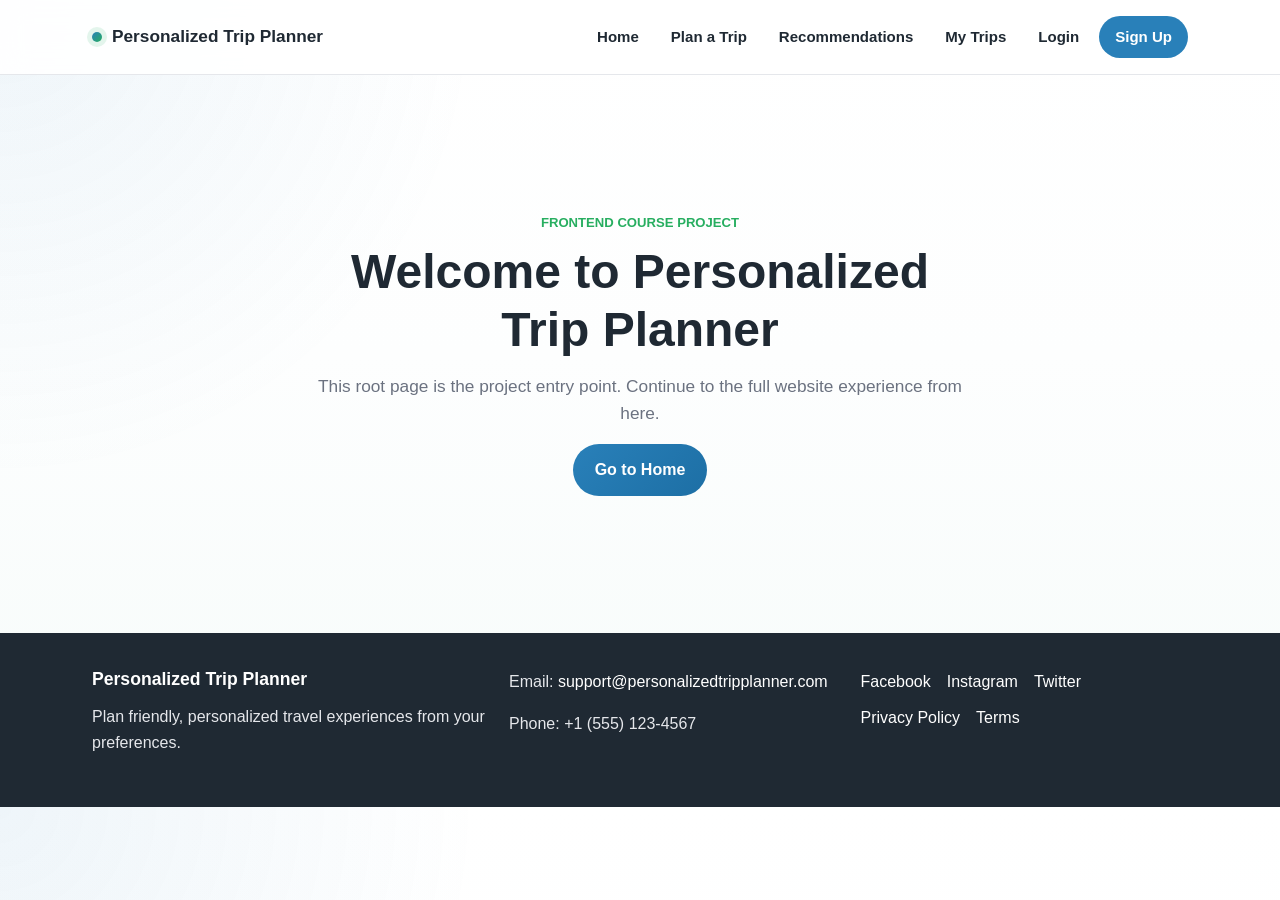
<file: index.html>
<!DOCTYPE html>
<html lang="en">
<head>
  <meta charset="UTF-8">
  <meta name="viewport" content="width=device-width, initial-scale=1.0">
  <title>Personalized Trip Planner | Welcome</title>
  <link rel="stylesheet" href="css/style.css">
  <script src="js/storage.js"></script>
  <script src="js/main.js" defer></script>
</head>
<body>
  <header class="site-header">
    <div class="container header-content">
      <a class="site-logo" href="pages/home.html">Personalized Trip Planner</a>
      <button class="nav-toggle" type="button" aria-expanded="false" aria-controls="primary-nav">
        Menu
      </button>
      <nav class="site-nav" id="primary-nav" aria-label="Main navigation">
        <ul>
          <li><a href="pages/home.html">Home</a></li>
          <li><a href="pages/preferences.html">Plan a Trip</a></li>
          <li><a href="pages/recommendations.html">Recommendations</a></li>
          <li><a href="pages/my-trips.html">My Trips</a></li>
          <li><a href="pages/login.html">Login</a></li>
          <li><a class="nav-cta" href="pages/signup.html">Sign Up</a></li>
        </ul>
      </nav>
    </div>
  </header>

  <main>
    <section class="section entry-section">
      <div class="container narrow-container">
        <p class="section-label">Frontend course project</p>
        <h1>Welcome to Personalized Trip Planner</h1>
        <p class="lead-text">This root page is the project entry point. Continue to the full website experience from here.</p>
        <a class="btn btn-primary" href="pages/home.html">Go to Home</a>
      </div>
    </section>
  </main>

  <footer class="site-footer">
    <div class="container footer-grid">
      <div>
        <h2>Personalized Trip Planner</h2>
        <p>Plan friendly, personalized travel experiences from your preferences.</p>
      </div>
      <address class="footer-contact">
        <p>Email: <a href="mailto:support@personalizedtripplanner.com">support@personalizedtripplanner.com</a></p>
        <p>Phone: +1 (555) 123-4567</p>
      </address>
      <div class="footer-links">
        <a href="#">Facebook</a>
        <a href="#">Instagram</a>
        <a href="#">Twitter</a>
        <a href="#">Privacy Policy</a>
        <a href="#">Terms</a>
      </div>
    </div>
  </footer>
</body>
</html>
</file>
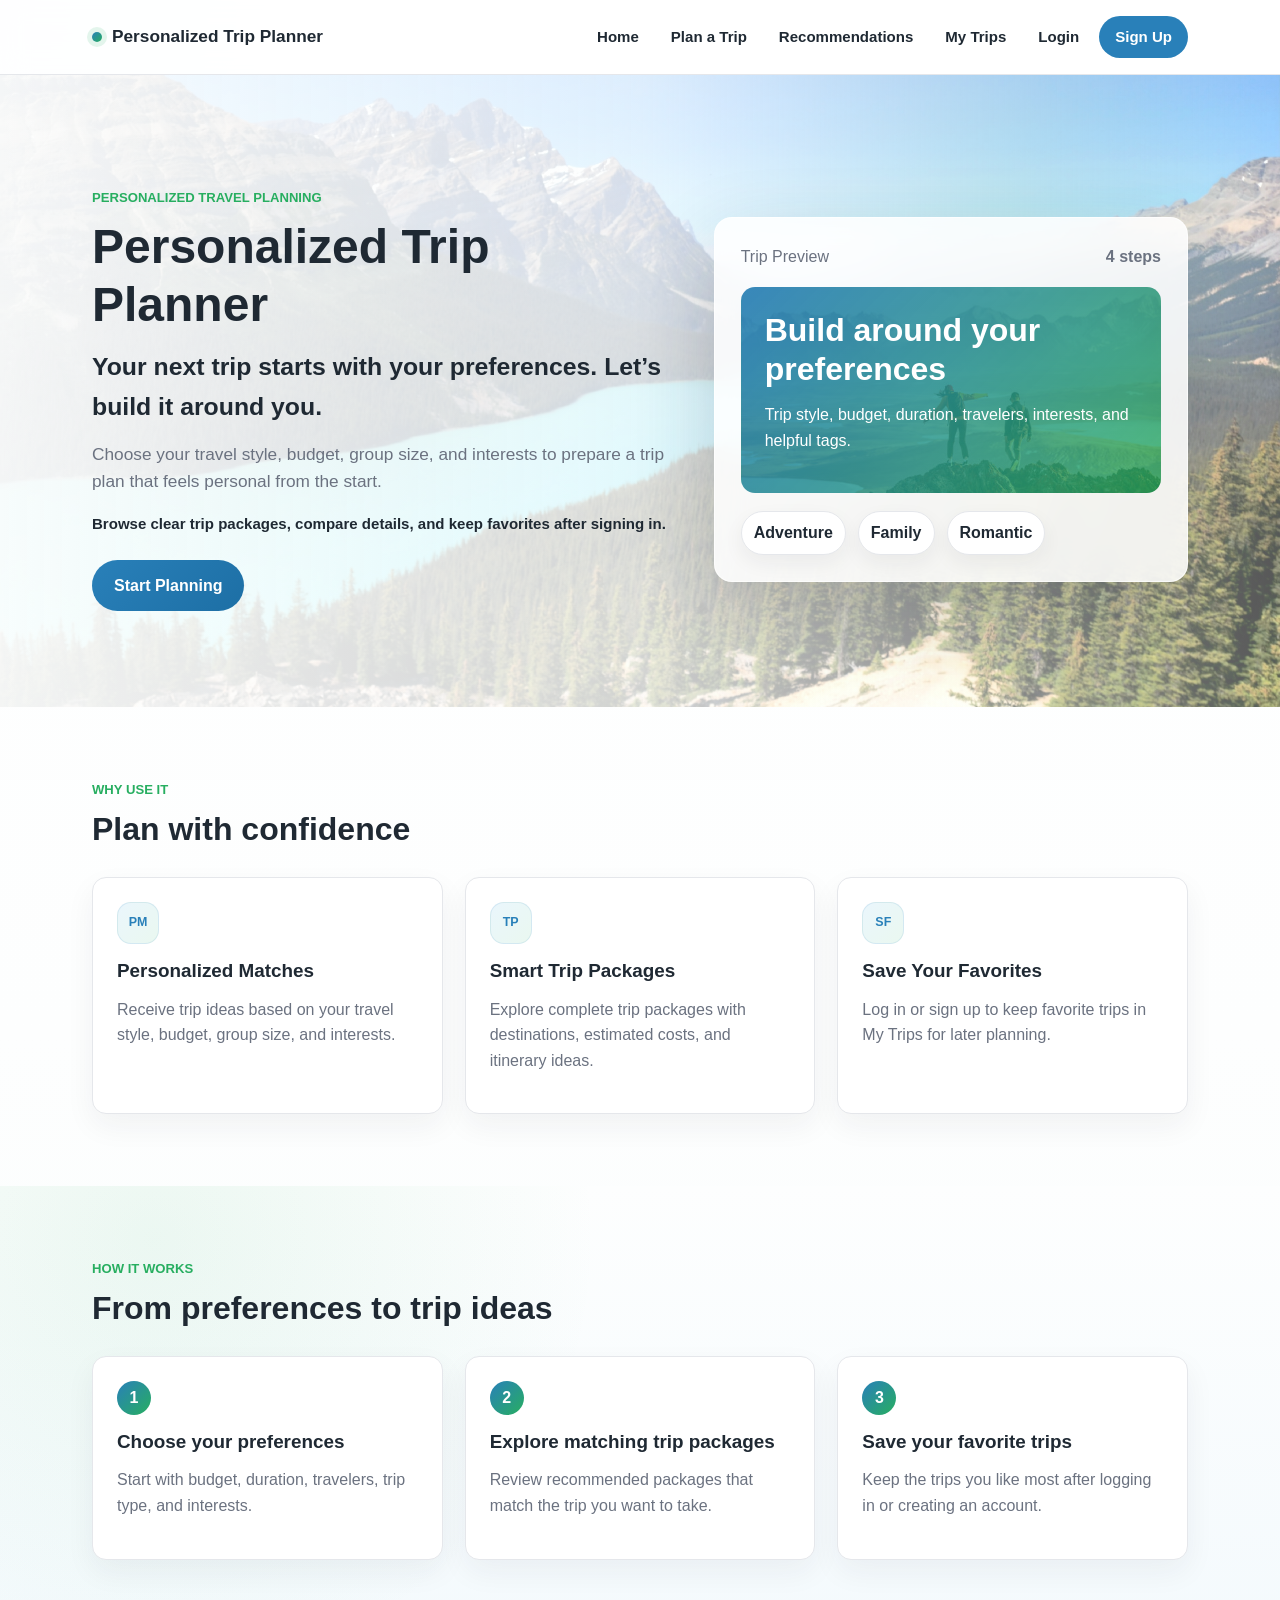
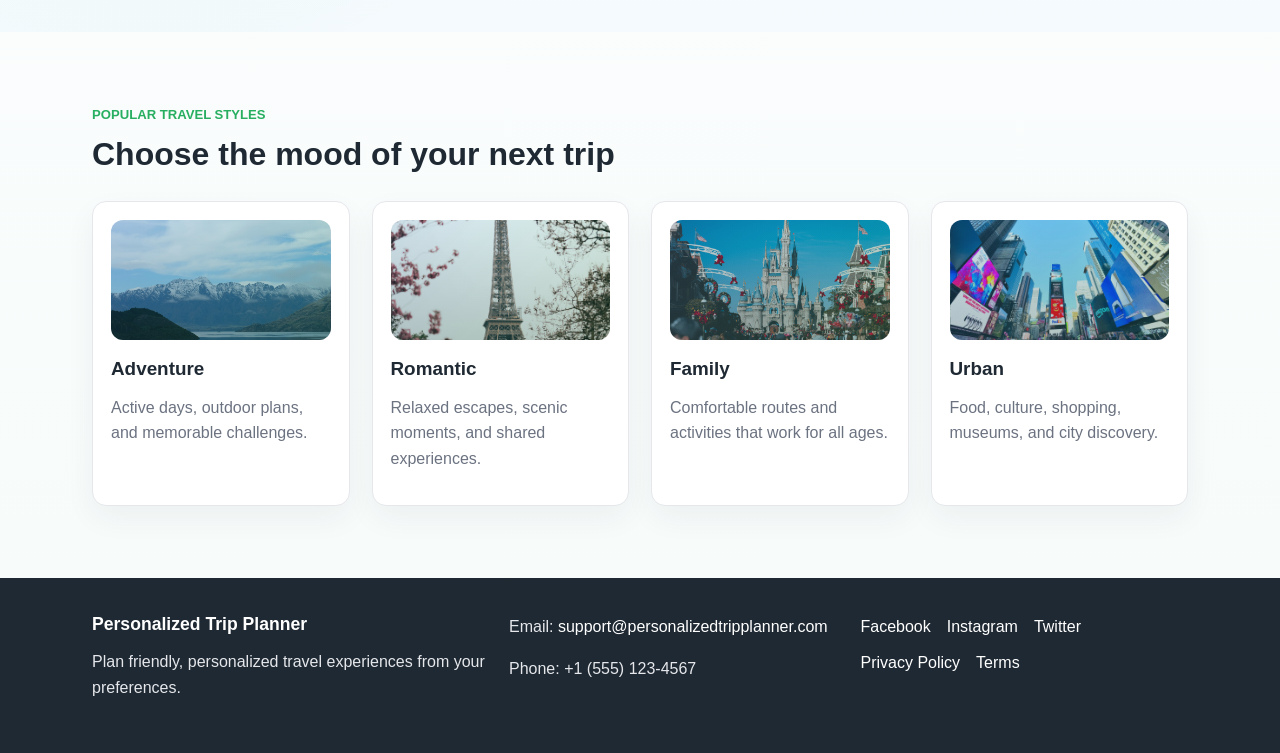
<file: pages/home.html>
<!DOCTYPE html>
<html lang="en">
<head>
  <meta charset="UTF-8">
  <meta name="viewport" content="width=device-width, initial-scale=1.0">
  <title>Personalized Trip Planner | Home</title>
  <link rel="stylesheet" href="../css/style.css">
  <script src="../js/storage.js"></script>
  <script src="../js/main.js" defer></script>
</head>
<body>
  <header class="site-header">
    <div class="container header-content">
      <a class="site-logo" href="home.html">Personalized Trip Planner</a>
      <button class="nav-toggle" type="button" aria-expanded="false" aria-controls="primary-nav">
        Menu
      </button>
      <nav class="site-nav" id="primary-nav" aria-label="Main navigation">
        <ul>
          <li><a href="home.html">Home</a></li>
          <li><a href="preferences.html">Plan a Trip</a></li>
          <li><a href="recommendations.html">Recommendations</a></li>
          <li><a href="my-trips.html">My Trips</a></li>
          <li><a href="login.html">Login</a></li>
          <li><a class="nav-cta" href="signup.html">Sign Up</a></li>
        </ul>
      </nav>
    </div>
  </header>

  <main>
    <section class="hero">
      <div class="container hero-grid">
        <div class="hero-content">
          <p class="section-label">Personalized travel planning</p>
          <h1>Personalized Trip Planner</h1>
          <p class="hero-message">Your next trip starts with your preferences. Let&rsquo;s build it around you.</p>
          <p class="lead-text">Choose your travel style, budget, group size, and interests to prepare a trip plan that feels personal from the start.</p>
          <p class="hero-trust-line">Browse clear trip packages, compare details, and keep favorites after signing in.</p>
          <a class="btn btn-primary" href="preferences.html">Start Planning</a>
        </div>
        <div class="hero-panel" aria-label="Trip planning preview">
          <div class="hero-panel-top">
            <span>Trip Preview</span>
            <strong>4 steps</strong>
          </div>
          <div class="hero-card">
            <h2>Build around your preferences</h2>
            <p>Trip style, budget, duration, travelers, interests, and helpful tags.</p>
          </div>
          <div class="mini-card-row">
            <span>Adventure</span>
            <span>Family</span>
            <span>Romantic</span>
          </div>
        </div>
      </div>
    </section>

    <section class="section">
      <div class="container">
        <div class="section-heading">
          <p class="section-label">Why use it</p>
          <h2>Plan with confidence</h2>
        </div>
        <div class="grid three-column-grid">
          <article class="card">
            <span class="feature-icon" aria-hidden="true">PM</span>
            <h3>Personalized Matches</h3>
            <p>Receive trip ideas based on your travel style, budget, group size, and interests.</p>
          </article>
          <article class="card">
            <span class="feature-icon" aria-hidden="true">TP</span>
            <h3>Smart Trip Packages</h3>
            <p>Explore complete trip packages with destinations, estimated costs, and itinerary ideas.</p>
          </article>
          <article class="card">
            <span class="feature-icon" aria-hidden="true">SF</span>
            <h3>Save Your Favorites</h3>
            <p>Log in or sign up to keep favorite trips in My Trips for later planning.</p>
          </article>
        </div>
      </div>
    </section>

    <section class="section soft-section">
      <div class="container">
        <div class="section-heading">
          <p class="section-label">How it works</p>
          <h2>From preferences to trip ideas</h2>
        </div>
        <div class="grid three-column-grid">
          <article class="step-card">
            <span class="step-number">1</span>
            <h3>Choose your preferences</h3>
            <p>Start with budget, duration, travelers, trip type, and interests.</p>
          </article>
          <article class="step-card">
            <span class="step-number">2</span>
            <h3>Explore matching trip packages</h3>
            <p>Review recommended packages that match the trip you want to take.</p>
          </article>
          <article class="step-card">
            <span class="step-number">3</span>
            <h3>Save your favorite trips</h3>
            <p>Keep the trips you like most after logging in or creating an account.</p>
          </article>
        </div>
      </div>
    </section>

    <section class="section">
      <div class="container">
        <div class="section-heading">
          <p class="section-label">Popular travel styles</p>
          <h2>Choose the mood of your next trip</h2>
        </div>
        <div class="grid four-column-grid">
          <article class="travel-style-card">
            <div class="travel-style-visual adventure-style" aria-hidden="true"></div>
            <h3>Adventure</h3>
            <p>Active days, outdoor plans, and memorable challenges.</p>
          </article>
          <article class="travel-style-card">
            <div class="travel-style-visual romantic-style" aria-hidden="true"></div>
            <h3>Romantic</h3>
            <p>Relaxed escapes, scenic moments, and shared experiences.</p>
          </article>
          <article class="travel-style-card">
            <div class="travel-style-visual family-style" aria-hidden="true"></div>
            <h3>Family</h3>
            <p>Comfortable routes and activities that work for all ages.</p>
          </article>
          <article class="travel-style-card">
            <div class="travel-style-visual urban-style" aria-hidden="true"></div>
            <h3>Urban</h3>
            <p>Food, culture, shopping, museums, and city discovery.</p>
          </article>
        </div>
      </div>
    </section>
  </main>

  <footer class="site-footer">
    <div class="container footer-grid">
      <div>
        <h2>Personalized Trip Planner</h2>
        <p>Plan friendly, personalized travel experiences from your preferences.</p>
      </div>
      <address class="footer-contact">
        <p>Email: <a href="mailto:support@personalizedtripplanner.com">support@personalizedtripplanner.com</a></p>
        <p>Phone: +1 (555) 123-4567</p>
      </address>
      <div class="footer-links">
        <a href="#">Facebook</a>
        <a href="#">Instagram</a>
        <a href="#">Twitter</a>
        <a href="#">Privacy Policy</a>
        <a href="#">Terms</a>
      </div>
    </div>
  </footer>
</body>
</html>
</file>
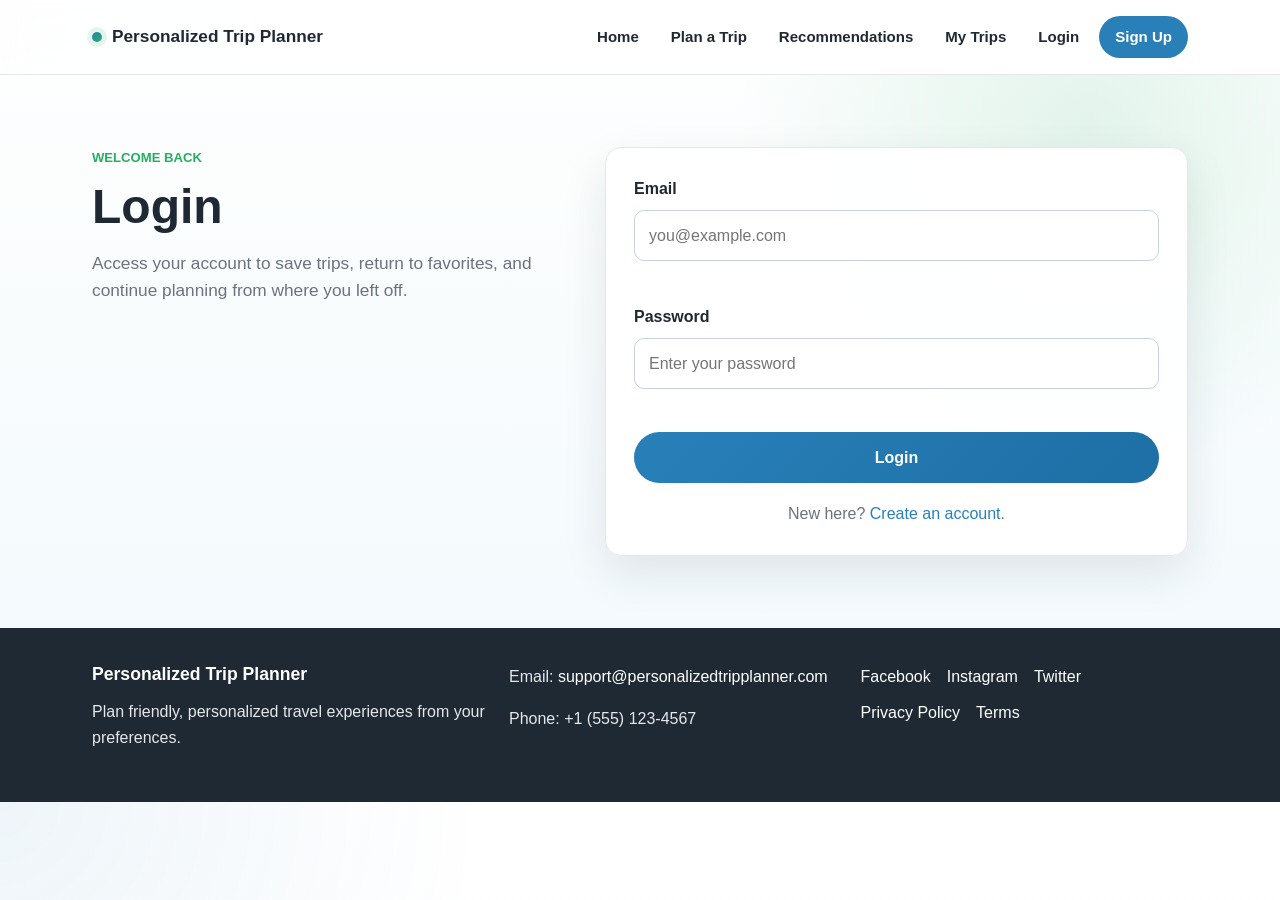
<file: pages/login.html>
<!DOCTYPE html>
<html lang="en">
<head>
  <meta charset="UTF-8">
  <meta name="viewport" content="width=device-width, initial-scale=1.0">
  <title>Personalized Trip Planner | Login</title>
  <link rel="stylesheet" href="../css/style.css">
  <script src="../js/storage.js"></script>
  <script src="../js/main.js" defer></script>
  <script src="../js/validation.js" defer></script>
</head>
<body>
  <header class="site-header">
    <div class="container header-content">
      <a class="site-logo" href="home.html">Personalized Trip Planner</a>
      <button class="nav-toggle" type="button" aria-expanded="false" aria-controls="primary-nav">
        Menu
      </button>
      <nav class="site-nav" id="primary-nav" aria-label="Main navigation">
        <ul>
          <li><a href="home.html">Home</a></li>
          <li><a href="preferences.html">Plan a Trip</a></li>
          <li><a href="recommendations.html">Recommendations</a></li>
          <li><a href="my-trips.html">My Trips</a></li>
          <li><a href="login.html">Login</a></li>
          <li><a class="nav-cta" href="signup.html">Sign Up</a></li>
        </ul>
      </nav>
    </div>
  </header>

  <main>
    <section class="section auth-section">
      <div class="container two-column-layout">
        <div class="page-intro">
          <p class="section-label">Welcome back</p>
          <h1>Login</h1>
          <p class="lead-text">Access your account to save trips, return to favorites, and continue planning from where you left off.</p>
        </div>

        <form class="form auth-card" id="login-form" action="#" method="post" novalidate>
          <div class="form-group">
            <label for="login-email">Email</label>
            <input type="email" id="login-email" name="email" autocomplete="email" placeholder="you@example.com" aria-describedby="login-email-error">
            <p class="field-error" id="login-email-error" aria-live="polite"></p>
          </div>

          <div class="form-group">
            <label for="login-password">Password</label>
            <input type="password" id="login-password" name="password" autocomplete="current-password" placeholder="Enter your password" aria-describedby="login-password-error">
            <p class="field-error" id="login-password-error" aria-live="polite"></p>
          </div>

          <div class="form-message" id="login-form-message" aria-live="polite"></div>
          <button class="btn btn-primary full-width" type="submit">Login</button>
          <p class="form-note">New here? <a href="signup.html">Create an account</a>.</p>
        </form>
      </div>
    </section>
  </main>

  <footer class="site-footer">
    <div class="container footer-grid">
      <div>
        <h2>Personalized Trip Planner</h2>
        <p>Plan friendly, personalized travel experiences from your preferences.</p>
      </div>
      <address class="footer-contact">
        <p>Email: <a href="mailto:support@personalizedtripplanner.com">support@personalizedtripplanner.com</a></p>
        <p>Phone: +1 (555) 123-4567</p>
      </address>
      <div class="footer-links">
        <a href="#">Facebook</a>
        <a href="#">Instagram</a>
        <a href="#">Twitter</a>
        <a href="#">Privacy Policy</a>
        <a href="#">Terms</a>
      </div>
    </div>
  </footer>
</body>
</html>
</file>
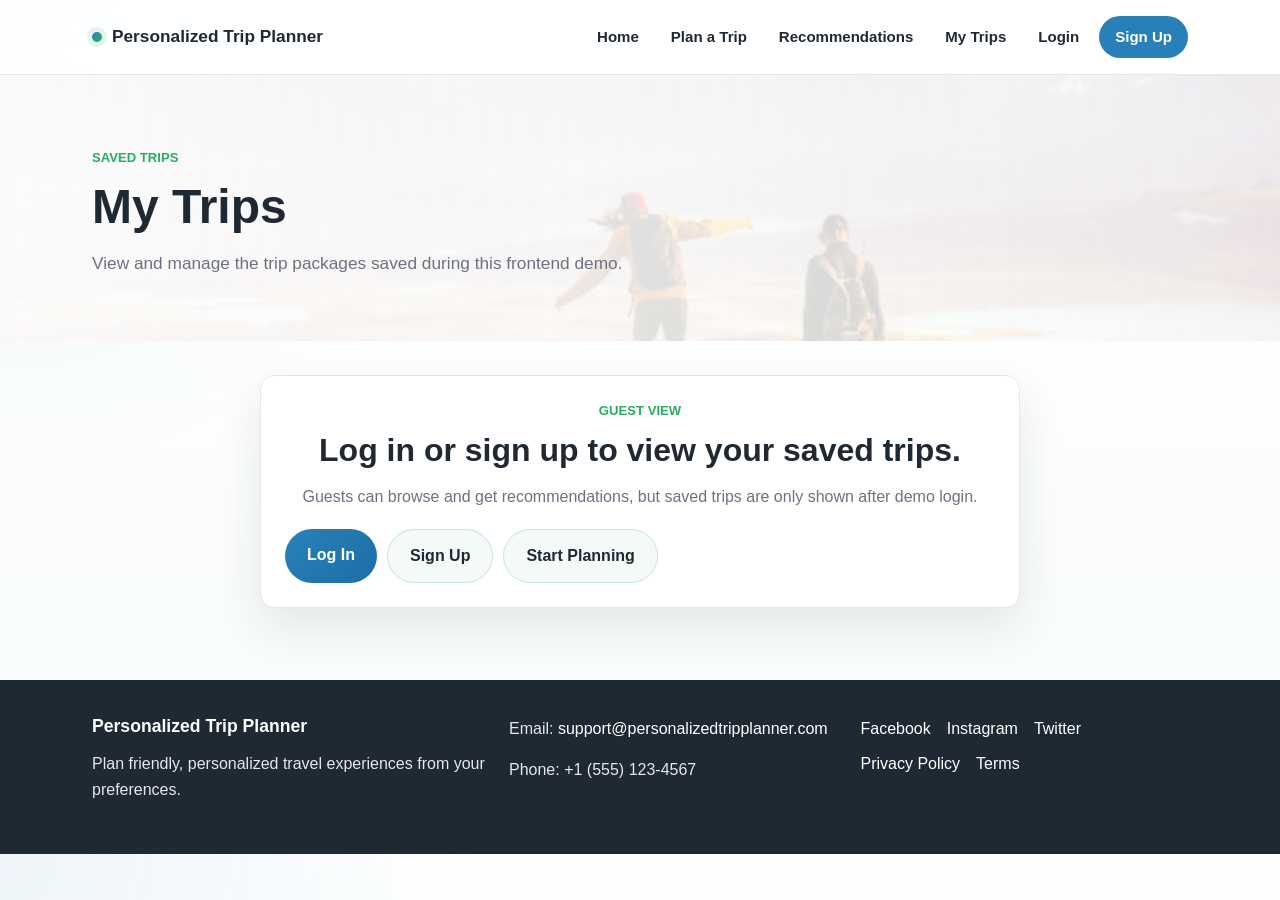
<file: pages/my-trips.html>
<!DOCTYPE html>
<html lang="en">
<head>
  <meta charset="UTF-8">
  <meta name="viewport" content="width=device-width, initial-scale=1.0">
  <title>Personalized Trip Planner | My Trips</title>
  <link rel="stylesheet" href="../css/style.css">
  <script src="../js/data.js"></script>
  <script src="../js/storage.js"></script>
  <script src="../js/main.js" defer></script>
  <script src="../js/myTrips.js" defer></script>
</head>
<body>
  <header class="site-header">
    <div class="container header-content">
      <a class="site-logo" href="home.html">Personalized Trip Planner</a>
      <button class="nav-toggle" type="button" aria-expanded="false" aria-controls="primary-nav">
        Menu
      </button>
      <nav class="site-nav" id="primary-nav" aria-label="Main navigation">
        <ul>
          <li><a href="home.html">Home</a></li>
          <li><a href="preferences.html">Plan a Trip</a></li>
          <li><a href="recommendations.html">Recommendations</a></li>
          <li><a href="my-trips.html">My Trips</a></li>
          <li><a href="login.html">Login</a></li>
          <li><a class="nav-cta" href="signup.html">Sign Up</a></li>
        </ul>
      </nav>
    </div>
  </header>

  <main>
    <section class="section page-hero">
      <div class="container">
        <p class="section-label">Saved trips</p>
        <h1>My Trips</h1>
        <p class="lead-text">View and manage the trip packages saved during this frontend demo.</p>
      </div>
    </section>

    <section class="section compact-section">
      <div class="container" id="my-trips-content">
        <div class="empty-state large-empty-state">
          <h2>Loading saved trips...</h2>
          <p>Please wait while saved trips are loaded.</p>
        </div>
      </div>
    </section>
  </main>

  <footer class="site-footer">
    <div class="container footer-grid">
      <div>
        <h2>Personalized Trip Planner</h2>
        <p>Plan friendly, personalized travel experiences from your preferences.</p>
      </div>
      <address class="footer-contact">
        <p>Email: <a href="mailto:support@personalizedtripplanner.com">support@personalizedtripplanner.com</a></p>
        <p>Phone: +1 (555) 123-4567</p>
      </address>
      <div class="footer-links">
        <a href="#">Facebook</a>
        <a href="#">Instagram</a>
        <a href="#">Twitter</a>
        <a href="#">Privacy Policy</a>
        <a href="#">Terms</a>
      </div>
    </div>
  </footer>
</body>
</html>
</file>
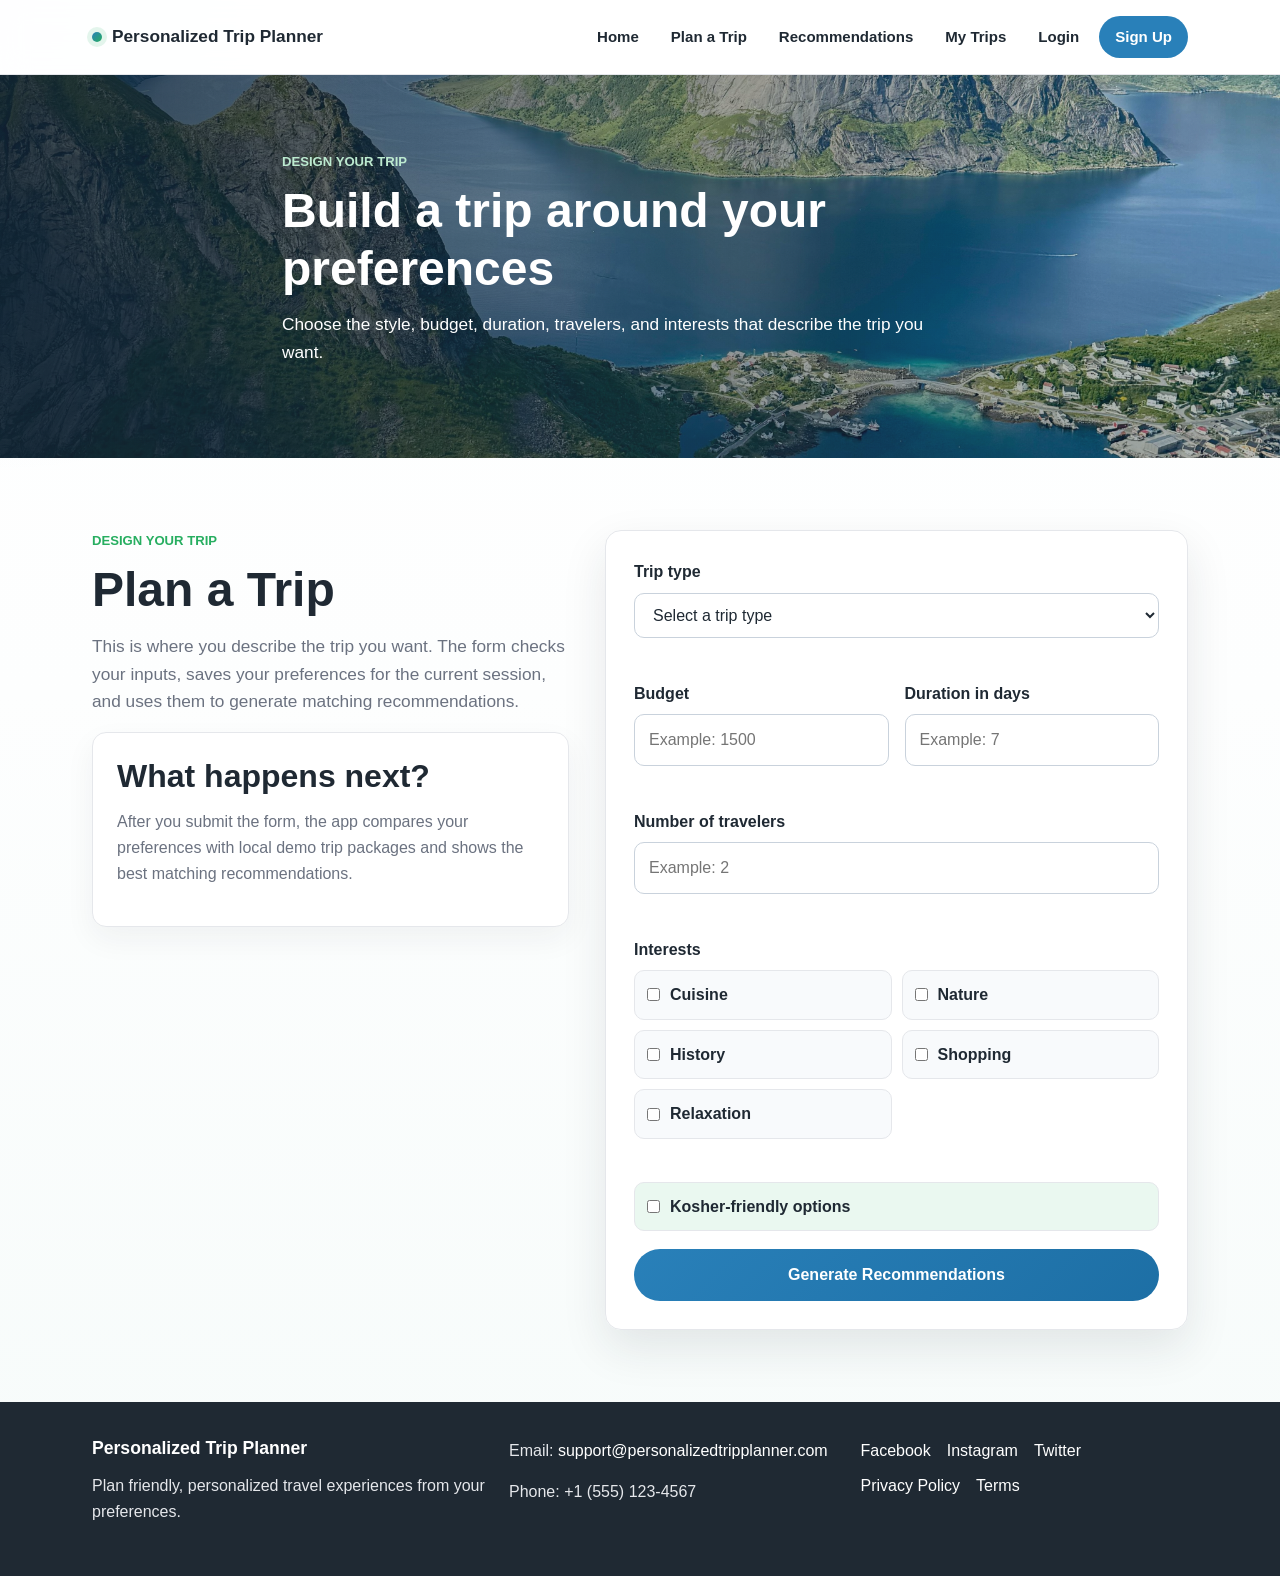
<file: pages/preferences.html>
<!DOCTYPE html>
<html lang="en">
<head>
  <meta charset="UTF-8">
  <meta name="viewport" content="width=device-width, initial-scale=1.0">
  <title>Personalized Trip Planner | Preferences</title>
  <link rel="stylesheet" href="../css/style.css">
  <script src="../js/storage.js"></script>
  <script src="../js/main.js" defer></script>
  <script src="../js/validation.js" defer></script>
</head>
<body>
  <header class="site-header">
    <div class="container header-content">
      <a class="site-logo" href="home.html">Personalized Trip Planner</a>
      <button class="nav-toggle" type="button" aria-expanded="false" aria-controls="primary-nav">
        Menu
      </button>
      <nav class="site-nav" id="primary-nav" aria-label="Main navigation">
        <ul>
          <li><a href="home.html">Home</a></li>
          <li><a href="preferences.html">Plan a Trip</a></li>
          <li><a href="recommendations.html">Recommendations</a></li>
          <li><a href="my-trips.html">My Trips</a></li>
          <li><a href="login.html">Login</a></li>
          <li><a class="nav-cta" href="signup.html">Sign Up</a></li>
        </ul>
      </nav>
    </div>
  </header>

  <main>
    <section class="section travel-hero preferences-hero">
      <div class="container travel-hero-content">
        <p class="section-label">Design your trip</p>
        <h1>Build a trip around your preferences</h1>
        <p class="lead-text">Choose the style, budget, duration, travelers, and interests that describe the trip you want.</p>
      </div>
    </section>

    <section class="section">
      <div class="container two-column-layout">
        <div class="page-intro">
          <p class="section-label">Design your trip</p>
          <h1>Plan a Trip</h1>
          <p class="lead-text">This is where you describe the trip you want. The form checks your inputs, saves your preferences for the current session, and uses them to generate matching recommendations.</p>
          <div class="info-card">
            <h2>What happens next?</h2>
            <p>After you submit the form, the app compares your preferences with local demo trip packages and shows the best matching recommendations.</p>
          </div>
        </div>

        <form class="form planner-form" id="preferences-form" action="#" method="get" novalidate>
          <div class="form-group">
            <label for="trip-type">Trip type</label>
            <select id="trip-type" name="tripType" aria-describedby="trip-type-error">
              <option value="">Select a trip type</option>
              <option value="Romantic">Romantic</option>
              <option value="Family">Family</option>
              <option value="Adventure">Adventure</option>
              <option value="Urban">Urban</option>
            </select>
            <p class="field-error" id="trip-type-error" aria-live="polite"></p>
          </div>

          <div class="form-row">
            <div class="form-group">
              <label for="budget">Budget</label>
              <input type="number" id="budget" name="budget" min="1" placeholder="Example: 1500" aria-describedby="budget-error">
              <p class="field-error" id="budget-error" aria-live="polite"></p>
            </div>

            <div class="form-group">
              <label for="duration-days">Duration in days</label>
              <input type="number" id="duration-days" name="durationDays" min="1" placeholder="Example: 7" aria-describedby="duration-days-error">
              <p class="field-error" id="duration-days-error" aria-live="polite"></p>
            </div>
          </div>

          <div class="form-group">
            <label for="travelers">Number of travelers</label>
            <input type="number" id="travelers" name="travelers" min="1" placeholder="Example: 2" aria-describedby="travelers-error">
            <p class="field-error" id="travelers-error" aria-live="polite"></p>
          </div>

          <fieldset class="form-group" id="interests-fieldset" aria-describedby="interests-error">
            <legend>Interests</legend>
            <div class="checkbox-grid">
              <label class="checkbox-label">
                <input type="checkbox" name="interests" value="Cuisine">
                Cuisine
              </label>
              <label class="checkbox-label">
                <input type="checkbox" name="interests" value="Nature">
                Nature
              </label>
              <label class="checkbox-label">
                <input type="checkbox" name="interests" value="History">
                History
              </label>
              <label class="checkbox-label">
                <input type="checkbox" name="interests" value="Shopping">
                Shopping
              </label>
              <label class="checkbox-label">
                <input type="checkbox" name="interests" value="Relaxation">
                Relaxation
              </label>
            </div>
            <p class="field-error" id="interests-error" aria-live="polite"></p>
          </fieldset>

          <div class="form-group">
            <label class="checkbox-label featured-checkbox">
              <input type="checkbox" id="kosher-friendly" name="kosherFriendly">
              Kosher-friendly options
            </label>
          </div>

          <div class="form-message" id="preferences-form-message" aria-live="polite"></div>
          <button class="btn btn-primary full-width" type="submit">Generate Recommendations</button>
        </form>
      </div>
    </section>
  </main>

  <footer class="site-footer">
    <div class="container footer-grid">
      <div>
        <h2>Personalized Trip Planner</h2>
        <p>Plan friendly, personalized travel experiences from your preferences.</p>
      </div>
      <address class="footer-contact">
        <p>Email: <a href="mailto:support@personalizedtripplanner.com">support@personalizedtripplanner.com</a></p>
        <p>Phone: +1 (555) 123-4567</p>
      </address>
      <div class="footer-links">
        <a href="#">Facebook</a>
        <a href="#">Instagram</a>
        <a href="#">Twitter</a>
        <a href="#">Privacy Policy</a>
        <a href="#">Terms</a>
      </div>
    </div>
  </footer>
</body>
</html>
</file>
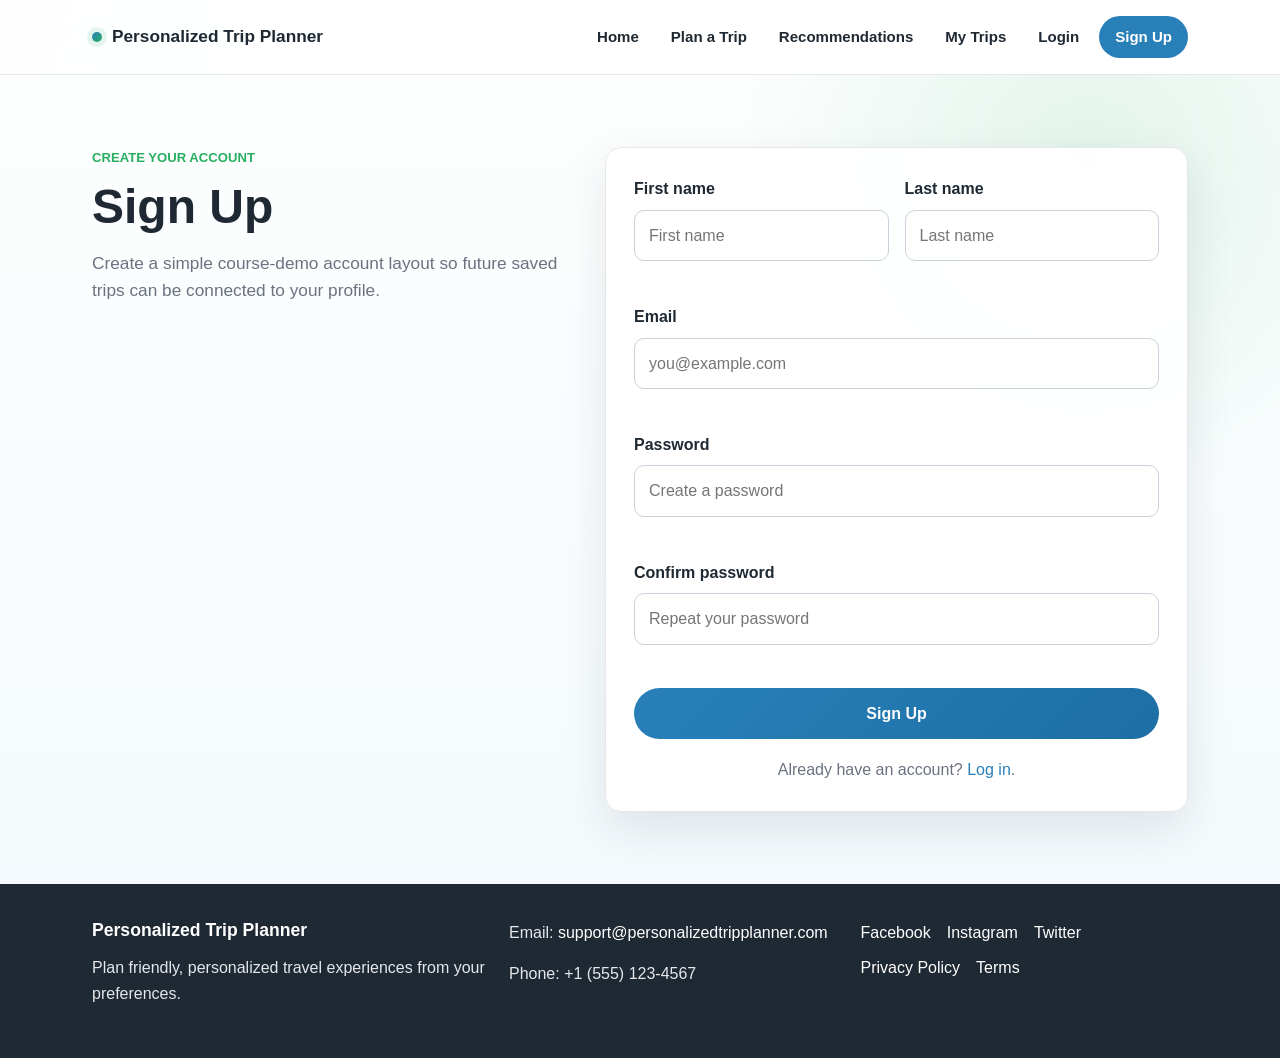
<file: pages/signup.html>
<!DOCTYPE html>
<html lang="en">
<head>
  <meta charset="UTF-8">
  <meta name="viewport" content="width=device-width, initial-scale=1.0">
  <title>Personalized Trip Planner | Sign Up</title>
  <link rel="stylesheet" href="../css/style.css">
  <script src="../js/storage.js"></script>
  <script src="../js/main.js" defer></script>
  <script src="../js/validation.js" defer></script>
</head>
<body>
  <header class="site-header">
    <div class="container header-content">
      <a class="site-logo" href="home.html">Personalized Trip Planner</a>
      <button class="nav-toggle" type="button" aria-expanded="false" aria-controls="primary-nav">
        Menu
      </button>
      <nav class="site-nav" id="primary-nav" aria-label="Main navigation">
        <ul>
          <li><a href="home.html">Home</a></li>
          <li><a href="preferences.html">Plan a Trip</a></li>
          <li><a href="recommendations.html">Recommendations</a></li>
          <li><a href="my-trips.html">My Trips</a></li>
          <li><a href="login.html">Login</a></li>
          <li><a class="nav-cta" href="signup.html">Sign Up</a></li>
        </ul>
      </nav>
    </div>
  </header>

  <main>
    <section class="section auth-section">
      <div class="container two-column-layout">
        <div class="page-intro">
          <p class="section-label">Create your account</p>
          <h1>Sign Up</h1>
          <p class="lead-text">Create a simple course-demo account layout so future saved trips can be connected to your profile.</p>
        </div>

        <form class="form auth-card" id="signup-form" action="#" method="post" novalidate>
          <div class="form-row">
            <div class="form-group">
              <label for="first-name">First name</label>
              <input type="text" id="first-name" name="firstName" autocomplete="given-name" placeholder="First name" aria-describedby="first-name-error">
              <p class="field-error" id="first-name-error" aria-live="polite"></p>
            </div>

            <div class="form-group">
              <label for="last-name">Last name</label>
              <input type="text" id="last-name" name="lastName" autocomplete="family-name" placeholder="Last name" aria-describedby="last-name-error">
              <p class="field-error" id="last-name-error" aria-live="polite"></p>
            </div>
          </div>

          <div class="form-group">
            <label for="signup-email">Email</label>
            <input type="email" id="signup-email" name="email" autocomplete="email" placeholder="you@example.com" aria-describedby="signup-email-error">
            <p class="field-error" id="signup-email-error" aria-live="polite"></p>
          </div>

          <div class="form-group">
            <label for="signup-password">Password</label>
            <input type="password" id="signup-password" name="password" autocomplete="new-password" placeholder="Create a password" aria-describedby="signup-password-error">
            <p class="field-error" id="signup-password-error" aria-live="polite"></p>
          </div>

          <div class="form-group">
            <label for="confirm-password">Confirm password</label>
            <input type="password" id="confirm-password" name="confirmPassword" autocomplete="new-password" placeholder="Repeat your password" aria-describedby="confirm-password-error">
            <p class="field-error" id="confirm-password-error" aria-live="polite"></p>
          </div>

          <div class="form-message" id="signup-form-message" aria-live="polite"></div>
          <button class="btn btn-primary full-width" type="submit">Sign Up</button>
          <p class="form-note">Already have an account? <a href="login.html">Log in</a>.</p>
        </form>
      </div>
    </section>
  </main>

  <footer class="site-footer">
    <div class="container footer-grid">
      <div>
        <h2>Personalized Trip Planner</h2>
        <p>Plan friendly, personalized travel experiences from your preferences.</p>
      </div>
      <address class="footer-contact">
        <p>Email: <a href="mailto:support@personalizedtripplanner.com">support@personalizedtripplanner.com</a></p>
        <p>Phone: +1 (555) 123-4567</p>
      </address>
      <div class="footer-links">
        <a href="#">Facebook</a>
        <a href="#">Instagram</a>
        <a href="#">Twitter</a>
        <a href="#">Privacy Policy</a>
        <a href="#">Terms</a>
      </div>
    </div>
  </footer>
</body>
</html>
</file>
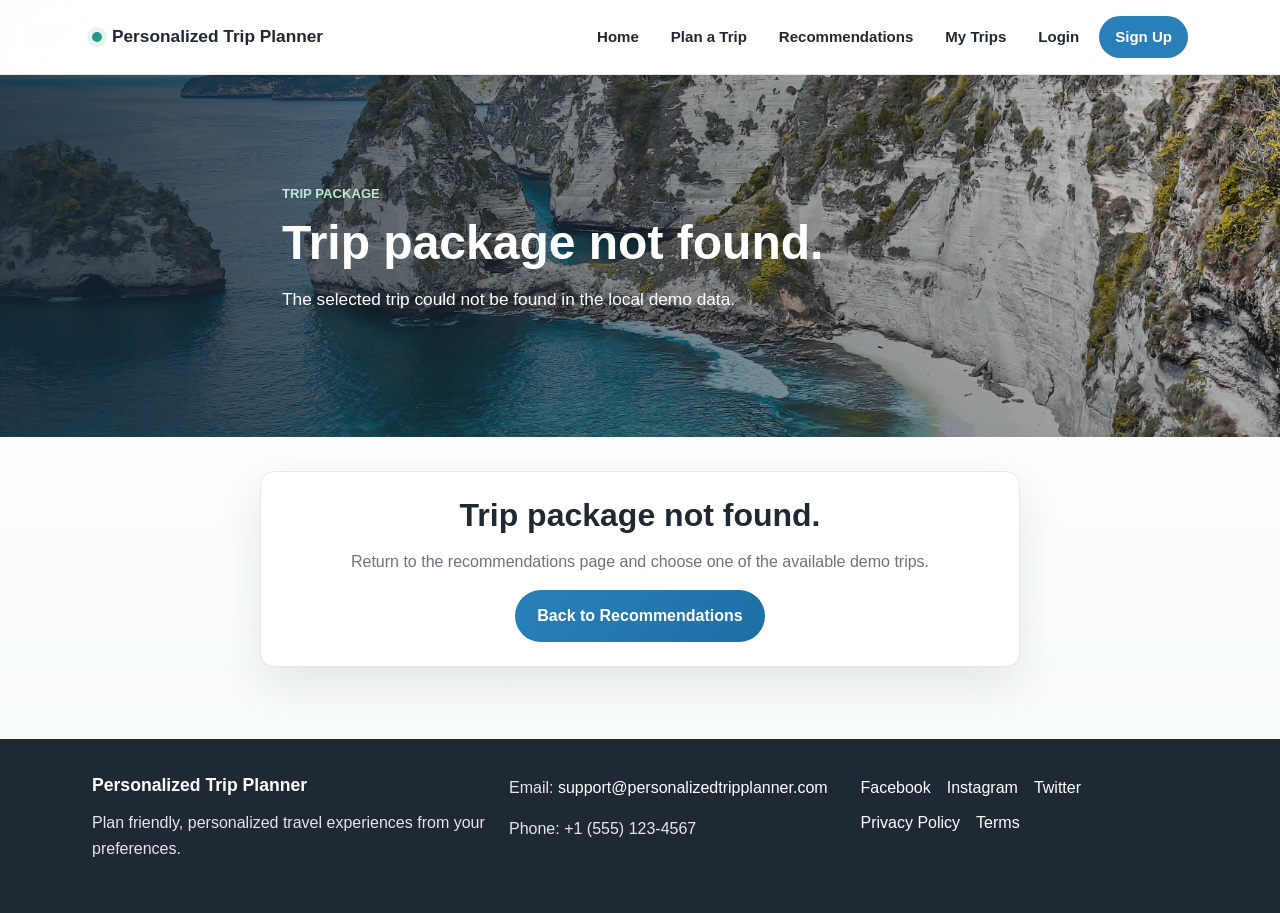
<file: pages/trip-details.html>
<!DOCTYPE html>
<html lang="en">
<head>
  <meta charset="UTF-8">
  <meta name="viewport" content="width=device-width, initial-scale=1.0">
  <title>Personalized Trip Planner | Trip Details</title>
  <link rel="stylesheet" href="../css/style.css">
  <script src="../js/data.js"></script>
  <script src="../js/storage.js"></script>
  <script src="../js/main.js" defer></script>
  <script src="../js/tripDetails.js" defer></script>
</head>
<body>
  <header class="site-header">
    <div class="container header-content">
      <a class="site-logo" href="home.html">Personalized Trip Planner</a>
      <button class="nav-toggle" type="button" aria-expanded="false" aria-controls="primary-nav">
        Menu
      </button>
      <nav class="site-nav" id="primary-nav" aria-label="Main navigation">
        <ul>
          <li><a href="home.html">Home</a></li>
          <li><a href="preferences.html">Plan a Trip</a></li>
          <li><a href="recommendations.html">Recommendations</a></li>
          <li><a href="my-trips.html">My Trips</a></li>
          <li><a href="login.html">Login</a></li>
          <li><a class="nav-cta" href="signup.html">Sign Up</a></li>
        </ul>
      </nav>
    </div>
  </header>

  <main>
    <section class="section travel-hero details-hero trip-detail-hero">
      <div class="container travel-hero-content" id="trip-hero-content">
        <p class="section-label">Trip package</p>
        <h1>Trip Details</h1>
        <p class="lead-text">Loading selected trip package...</p>
      </div>
    </section>

    <section class="section compact-section">
      <div class="container" id="trip-details-content">
        <div class="empty-state">
          <h2>Loading trip package...</h2>
          <p>Please wait while the selected trip is loaded.</p>
        </div>
      </div>
    </section>
  </main>

  <div class="modal-backdrop" id="save-modal" hidden>
    <div class="save-modal" role="dialog" aria-modal="true" aria-labelledby="save-modal-title">
      <h2 id="save-modal-title">Save this trip</h2>
      <p>Want to save this trip? Create an account or log in to keep it in My Trips.</p>
      <div class="modal-actions">
        <a class="btn btn-primary" href="login.html">Log In</a>
        <a class="btn btn-secondary" href="signup.html">Sign Up</a>
        <button class="btn btn-secondary" id="close-save-modal" type="button">Close</button>
      </div>
    </div>
  </div>

  <footer class="site-footer">
    <div class="container footer-grid">
      <div>
        <h2>Personalized Trip Planner</h2>
        <p>Plan friendly, personalized travel experiences from your preferences.</p>
      </div>
      <address class="footer-contact">
        <p>Email: <a href="mailto:support@personalizedtripplanner.com">support@personalizedtripplanner.com</a></p>
        <p>Phone: +1 (555) 123-4567</p>
      </address>
      <div class="footer-links">
        <a href="#">Facebook</a>
        <a href="#">Instagram</a>
        <a href="#">Twitter</a>
        <a href="#">Privacy Policy</a>
        <a href="#">Terms</a>
      </div>
    </div>
  </footer>
</body>
</html>
</file>
<file: css/style.css>
/* Reset and base styles */
* {
  box-sizing: border-box;
  margin: 0;
  padding: 0;
}

:root {
  --primary-blue: #2980B9;
  --accent-green: #27AE60;
  --background: #FDFEFE;
  --surface: #ffffff;
  --text-dark: #1F2933;
  --muted-text: #6B7280;
  --light-border: #E5E7EB;
  --soft-blue: #EAF6FC;
  --soft-green: #EAF8F0;
  --warm-surface: #F8FBFC;
  --shadow: 0 18px 45px rgba(31, 41, 51, 0.1);
  --hover-shadow: 0 24px 58px rgba(31, 41, 51, 0.15);
  --radius: 8px;
}

body {
  background:
    radial-gradient(circle at top left, rgba(41, 128, 185, 0.08), transparent 30rem),
    linear-gradient(180deg, #ffffff 0%, var(--background) 44%, #F6FBFA 100%);
  color: var(--text-dark);
  font-family: Arial, Helvetica, sans-serif;
  line-height: 1.6;
}

a {
  color: var(--primary-blue);
  text-decoration: none;
  transition: color 0.2s ease;
}

a:hover {
  color: var(--accent-green);
}

img {
  display: block;
  max-width: 100%;
}

h1,
h2,
h3 {
  color: var(--text-dark);
  line-height: 1.2;
  margin-bottom: 14px;
}

h1 {
  font-size: 3rem;
}

h2 {
  font-size: 2rem;
}

h3 {
  font-size: 1.18rem;
}

p {
  color: var(--muted-text);
  margin-bottom: 16px;
}

/* Layout utilities */
.container {
  margin: 0 auto;
  max-width: 1140px;
  padding: 0 22px;
  width: 100%;
}

.narrow-container {
  max-width: 720px;
}

.section {
  padding: 72px 0;
}

.compact-section {
  padding-top: 34px;
}

.soft-section {
  background:
    radial-gradient(circle at 12% 12%, rgba(39, 174, 96, 0.08), transparent 28rem),
    linear-gradient(180deg, var(--background), #F4FAFD);
}

.center-section,
.entry-section,
.empty-page-section {
  text-align: center;
}

.entry-section,
.empty-page-section {
  align-items: center;
  display: flex;
  min-height: 62vh;
}

.section-heading {
  margin-bottom: 28px;
  max-width: 720px;
}

.section-label {
  color: var(--accent-green);
  font-size: 0.82rem;
  font-weight: 800;
  letter-spacing: 0;
  margin-bottom: 10px;
  text-transform: uppercase;
}

.lead-text {
  font-size: 1.08rem;
  max-width: 680px;
}

.two-column-layout {
  align-items: start;
  display: grid;
  gap: 36px;
  grid-template-columns: minmax(0, 0.9fr) minmax(320px, 1.1fr);
}

.page-intro {
  position: sticky;
  top: 96px;
}

.page-hero {
  background:
    linear-gradient(90deg, rgba(253, 254, 254, 0.96), rgba(253, 254, 254, 0.78)),
    url("../assets/images/backgrounds/recommendations-hero.jpg");
  background-position: center;
  background-size: cover;
  padding-bottom: 48px;
}

.travel-hero {
  background-position: center;
  background-size: cover;
  color: #ffffff;
  min-height: 340px;
  overflow: hidden;
  position: relative;
}

.travel-hero::before {
  background:
    linear-gradient(90deg, rgba(19, 35, 48, 0.82), rgba(31, 41, 51, 0.44), rgba(31, 41, 51, 0.12)),
    linear-gradient(0deg, rgba(31, 41, 51, 0.2), transparent 60%);
  content: "";
  inset: 0;
  position: absolute;
}

.travel-hero-content {
  animation: fadeInUp 0.72s ease both;
  max-width: 760px;
  position: relative;
  z-index: 1;
}

.travel-hero h1,
.travel-hero p {
  color: #ffffff;
}

.travel-hero .section-label {
  color: #BCEAD0;
}

.home-hero,
.hero {
  background-image: url("../assets/images/backgrounds/home-hero.jpg");
  background-position: center;
  background-size: cover;
  position: relative;
}

.hero::before {
  background:
    linear-gradient(90deg, rgba(253, 254, 254, 0.96), rgba(253, 254, 254, 0.82), rgba(253, 254, 254, 0.34)),
    radial-gradient(circle at 78% 20%, rgba(39, 174, 96, 0.2), transparent 18rem);
  content: "";
  inset: 0;
  position: absolute;
}

.hero-grid {
  position: relative;
  z-index: 1;
}

.preferences-hero {
  background-image: url("../assets/images/backgrounds/preferences-hero.jpg");
  padding: 76px 0;
}

.recommendations-hero {
  background-image: url("../assets/images/backgrounds/recommendations-hero.jpg");
  padding: 84px 0;
}

.details-hero {
  background-image: url("../assets/images/backgrounds/details-hero.jpg");
}

.trip-detail-hero {
  background-position: center;
  background-size: cover;
  padding: 108px 0;
}

.trip-hero-location {
  font-size: 1.2rem;
  font-weight: 800;
}

.trip-hero-meta {
  display: flex;
  flex-wrap: wrap;
  gap: 10px;
  margin-top: 22px;
}

.trip-hero-meta span {
  backdrop-filter: blur(8px);
  background: rgba(255, 255, 255, 0.18);
  border: 1px solid rgba(255, 255, 255, 0.32);
  border-radius: 999px;
  color: #ffffff;
  font-weight: 800;
  padding: 8px 12px;
}

.grid {
  display: grid;
  gap: 22px;
}

.two-column-grid {
  grid-template-columns: repeat(2, minmax(0, 1fr));
}

.three-column-grid {
  grid-template-columns: repeat(3, minmax(0, 1fr));
}

.four-column-grid {
  grid-template-columns: repeat(4, minmax(0, 1fr));
}

/* Header and navigation */
.site-header {
  backdrop-filter: blur(14px);
  background: rgba(255, 255, 255, 0.9);
  border-bottom: 1px solid var(--light-border);
  position: sticky;
  top: 0;
  z-index: 10;
}

.header-content {
  align-items: center;
  display: flex;
  gap: 24px;
  justify-content: space-between;
  min-height: 74px;
}

.site-logo {
  color: var(--text-dark);
  font-size: 1.08rem;
  font-weight: 800;
  letter-spacing: 0;
}

.site-logo::before {
  background: linear-gradient(135deg, var(--primary-blue), var(--accent-green));
  box-shadow: 0 0 0 5px rgba(39, 174, 96, 0.12);
  border-radius: 999px;
  content: "";
  display: inline-block;
  height: 10px;
  margin-right: 10px;
  width: 10px;
}

.nav-toggle {
  background: var(--surface);
  border: 1px solid var(--light-border);
  border-radius: 999px;
  color: var(--text-dark);
  cursor: pointer;
  display: none;
  font: inherit;
  font-weight: 700;
  padding: 8px 14px;
  transition: border-color 0.2s ease, box-shadow 0.2s ease, transform 0.2s ease;
}

.nav-toggle:hover {
  border-color: rgba(41, 128, 185, 0.35);
  box-shadow: 0 10px 24px rgba(31, 41, 51, 0.08);
  transform: translateY(-1px);
}

.site-nav ul {
  align-items: center;
  display: flex;
  gap: 8px;
  list-style: none;
}

.site-nav a {
  border-radius: 999px;
  color: var(--text-dark);
  display: inline-block;
  font-size: 0.94rem;
  font-weight: 700;
  padding: 9px 12px;
  transition: background 0.2s ease, box-shadow 0.2s ease, color 0.2s ease, transform 0.2s ease;
}

.site-nav a:hover {
  background: var(--soft-blue);
  color: var(--primary-blue);
  transform: translateY(-1px);
}

.site-nav .nav-cta {
  background: var(--primary-blue);
  color: #ffffff;
  padding-left: 16px;
  padding-right: 16px;
}

.site-nav .nav-cta:hover {
  background: var(--accent-green);
  color: #ffffff;
}

.site-nav .nav-greeting {
  background: var(--soft-green);
  color: var(--text-dark);
  cursor: default;
}

.site-nav .logout-link {
  background: #FEF3F2;
  color: #B42318;
}

.site-nav .logout-link:hover {
  background: #B42318;
  color: #ffffff;
}

/* Buttons */
.btn,
.button {
  border: 0;
  border-radius: 999px;
  cursor: pointer;
  display: inline-block;
  font: inherit;
  font-weight: 800;
  min-height: 46px;
  padding: 13px 22px;
  text-align: center;
  transition: background 0.2s ease, box-shadow 0.2s ease, color 0.2s ease, transform 0.2s ease;
}

.btn:hover,
.button:hover {
  box-shadow: var(--shadow);
  text-decoration: none;
  transform: translateY(-2px);
}

.btn-primary,
.button {
  background: linear-gradient(135deg, var(--primary-blue), #1D6FA5);
  color: #ffffff;
}

.btn-primary:hover,
.button:hover {
  background: linear-gradient(135deg, var(--accent-green), #1E8D4D);
  color: #ffffff;
}

.btn-secondary {
  background: #F3FAF7;
  border: 1px solid rgba(39, 174, 96, 0.22);
  color: var(--text-dark);
}

.btn-secondary:hover {
  background: var(--accent-green);
  color: #ffffff;
}

.saved-button,
.saved-button:hover {
  background: linear-gradient(135deg, var(--accent-green), #1E8D4D);
  box-shadow: 0 10px 24px rgba(39, 174, 96, 0.18);
  color: #ffffff;
  transform: none;
}

.full-width {
  width: 100%;
}

/* Hero section */
.hero {
  background-image: url("../assets/images/backgrounds/home-hero.jpg");
  background-position: center;
  background-size: cover;
  overflow: hidden;
  padding: 112px 0 96px;
}

.hero-grid {
  align-items: center;
  display: grid;
  gap: 42px;
  grid-template-columns: minmax(0, 1.1fr) minmax(320px, 0.9fr);
}

.hero-content {
  animation: fadeInUp 0.7s ease both;
  max-width: 740px;
}

.hero-message {
  color: var(--text-dark);
  font-size: 1.55rem;
  font-weight: 700;
  margin-bottom: 14px;
}

.hero-trust-line {
  color: var(--text-dark);
  font-size: 0.94rem;
  font-weight: 800;
  margin: 4px 0 24px;
}

.hero-panel {
  backdrop-filter: blur(16px);
  background: rgba(255, 255, 255, 0.86);
  border: 1px solid rgba(255, 255, 255, 0.66);
  border-radius: 18px;
  box-shadow: 0 28px 80px rgba(31, 41, 51, 0.18);
  overflow: hidden;
  padding: 26px;
}

.hero-panel-top,
.mini-card-row {
  align-items: center;
  display: flex;
  gap: 12px;
  justify-content: space-between;
}

.hero-panel-top {
  color: var(--muted-text);
  margin-bottom: 18px;
}

.hero-card {
  background:
    linear-gradient(135deg, rgba(41, 128, 185, 0.92), rgba(39, 174, 96, 0.78)),
    url("../assets/images/backgrounds/recommendations-hero.jpg");
  background-position: center;
  background-size: cover;
  border-radius: 14px;
  padding: 24px;
}

.hero-card h2,
.hero-card p {
  color: #ffffff;
}

.mini-card-row {
  flex-wrap: wrap;
  justify-content: flex-start;
  margin-top: 18px;
}

.mini-card-row span {
  background: #ffffff;
  border: 1px solid var(--light-border);
  box-shadow: 0 8px 20px rgba(31, 41, 51, 0.06);
  border-radius: 999px;
  color: var(--text-dark);
  font-weight: 700;
  padding: 8px 12px;
}

@keyframes fadeInUp {
  from {
    opacity: 0;
    transform: translateY(14px);
  }

  to {
    opacity: 1;
    transform: translateY(0);
  }
}

@keyframes fadeIn {
  from {
    opacity: 0;
  }

  to {
    opacity: 1;
  }
}

@keyframes modalIn {
  from {
    opacity: 0;
    transform: translateY(14px) scale(0.98);
  }

  to {
    opacity: 1;
    transform: translateY(0) scale(1);
  }
}

@keyframes cardEntrance {
  from {
    opacity: 0;
    transform: translateY(16px);
  }

  to {
    opacity: 1;
    transform: translateY(0);
  }
}

/* Cards and grids */
.card,
.step-card,
.travel-style-card,
.info-card,
.filter-panel,
.trip-card,
.detail-section,
.info-sidebar,
.empty-state {
  background: var(--surface);
  border: 1px solid var(--light-border);
  border-radius: 14px;
  box-shadow: 0 12px 30px rgba(31, 41, 51, 0.055);
  padding: 24px;
}

.card,
.step-card,
.travel-style-card,
.trip-card {
  transition: border-color 0.2s ease, box-shadow 0.24s ease, transform 0.24s ease;
}

.card:hover,
.step-card:hover,
.travel-style-card:hover,
.trip-card:hover {
  border-color: rgba(41, 128, 185, 0.18);
  box-shadow: var(--hover-shadow);
  transform: translateY(-6px);
}

.feature-icon {
  align-items: center;
  background: linear-gradient(135deg, var(--soft-blue), var(--soft-green));
  border: 1px solid rgba(41, 128, 185, 0.12);
  border-radius: 14px;
  color: var(--primary-blue);
  display: inline-flex;
  font-size: 0.78rem;
  font-weight: 900;
  height: 42px;
  justify-content: center;
  margin-bottom: 16px;
  width: 42px;
}

.step-number {
  align-items: center;
  background: linear-gradient(135deg, var(--primary-blue), var(--accent-green));
  border-radius: 50%;
  color: #ffffff;
  display: inline-flex;
  font-weight: 800;
  height: 34px;
  justify-content: center;
  margin-bottom: 16px;
  width: 34px;
}

.travel-style-card {
  background: #ffffff;
  overflow: hidden;
  padding: 18px;
}

.travel-style-visual {
  background-position: center;
  background-size: cover;
  border-radius: 12px;
  height: 120px;
  margin-bottom: 18px;
  position: relative;
}

.travel-style-visual::after {
  background: linear-gradient(180deg, transparent, rgba(31, 41, 51, 0.18));
  border-radius: inherit;
  content: "";
  inset: 0;
  position: absolute;
}

.adventure-style {
  background-image: linear-gradient(135deg, rgba(41, 128, 185, 0.22), rgba(39, 174, 96, 0.22)), url("../assets/images/trips/queenstown-outdoor-adventure.jpg");
}

.romantic-style {
  background-image: linear-gradient(135deg, rgba(41, 128, 185, 0.2), rgba(39, 174, 96, 0.16)), url("../assets/images/trips/paris-romantic-escape.jpg");
}

.family-style {
  background-image: linear-gradient(135deg, rgba(41, 128, 185, 0.2), rgba(39, 174, 96, 0.18)), url("../assets/images/trips/orlando-family-adventure.jpg");
}

.urban-style {
  background-image: linear-gradient(135deg, rgba(41, 128, 185, 0.2), rgba(39, 174, 96, 0.14)), url("../assets/images/trips/new-york-urban-discovery.jpg");
}

.recommendations-layout,
.trip-details-layout {
  align-items: start;
  display: grid;
  gap: 28px;
  grid-template-columns: 330px minmax(0, 1fr);
}

.recommendations-area,
.trip-main {
  display: grid;
  gap: 22px;
}

.filter-placeholder {
  background: #F8FAFC;
  border: 1px solid var(--light-border);
  border-radius: 10px;
  color: var(--muted-text);
  margin-top: 12px;
  padding: 12px;
}

.filter-panel {
  position: sticky;
  top: 96px;
  background:
    linear-gradient(180deg, #ffffff, #F8FBFC);
  box-shadow: 0 18px 42px rgba(31, 41, 51, 0.08);
}

.filter-panel h2 {
  margin-bottom: 6px;
}

.filter-interest-grid {
  grid-template-columns: 1fr;
}

.image-placeholder,
.gallery-placeholder div {
  align-items: center;
  background: linear-gradient(135deg, var(--soft-blue), var(--soft-green));
  border: 1px dashed #B8C2CC;
  border-radius: 8px;
  color: var(--muted-text);
  display: flex;
  font-weight: 700;
  justify-content: center;
  min-height: 150px;
  padding: 18px;
  text-align: center;
}

.trip-card-body {
  padding-top: 18px;
}

.recommendations-grid {
  border: 0;
  display: grid;
  gap: 28px;
  grid-template-columns: repeat(2, minmax(0, 1fr));
  margin-top: 0;
  min-height: 0;
  padding: 0;
}

.recommendation-card {
  animation: cardEntrance 0.34s ease both;
  display: flex;
  flex-direction: column;
  overflow: hidden;
  padding: 0;
  position: relative;
}

.trip-card-image-link {
  background: var(--soft-blue);
  display: block;
  overflow: hidden;
}

.trip-card-image {
  aspect-ratio: 16 / 10.5;
  height: auto;
  object-fit: cover;
  transition: filter 0.24s ease, transform 0.34s ease;
  width: 100%;
}

.trip-card-image-link:hover .trip-card-image {
  filter: saturate(1.05);
  transform: scale(1.045);
}

.trip-detail-image {
  aspect-ratio: 16 / 9;
  border-radius: 14px;
  box-shadow: 0 22px 52px rgba(31, 41, 51, 0.12);
  object-fit: cover;
  width: 100%;
}

.recommendation-card .trip-card-body {
  display: flex;
  flex: 1;
  flex-direction: column;
  padding: 24px;
}

.trip-card-heading h2 {
  font-size: 1.35rem;
  margin-bottom: 8px;
}

.trip-location {
  color: var(--text-dark);
  font-weight: 800;
}

.tag-list {
  display: flex;
  flex-wrap: wrap;
  gap: 8px;
  margin: 6px 0 18px;
}

.tag {
  background: linear-gradient(180deg, #F5FBFF, var(--soft-blue));
  border: 1px solid rgba(41, 128, 185, 0.16);
  border-radius: 999px;
  color: var(--text-dark);
  font-size: 0.82rem;
  font-weight: 800;
  padding: 6px 10px;
}

.trip-meta {
  display: grid;
  gap: 12px;
  grid-template-columns: repeat(2, minmax(0, 1fr));
  margin: auto 0 18px;
}

.trip-meta div {
  background: #F8FAFC;
  border: 1px solid var(--light-border);
  border-radius: 12px;
  padding: 12px;
}

.trip-meta dt {
  color: var(--muted-text);
  font-size: 0.78rem;
  font-weight: 800;
  text-transform: uppercase;
}

.trip-meta dd {
  color: var(--text-dark);
  font-weight: 800;
  margin-top: 3px;
}

.trip-card-actions {
  display: flex;
  flex-wrap: wrap;
  gap: 10px;
}

.save-trip-button {
  min-width: 96px;
}

.save-feedback {
  color: var(--accent-green);
  font-weight: 800;
  margin: 12px 0 0;
  min-height: 1.4em;
}

.save-feedback--visible {
  background: var(--soft-green);
  border: 1px solid rgba(39, 174, 96, 0.3);
  border-radius: 8px;
  padding: 10px 12px;
}

.trip-detail-actions {
  display: flex;
  flex-wrap: wrap;
  gap: 10px;
  margin-top: 22px;
}

.trip-detail-meta {
  display: grid;
  gap: 14px;
}

.trip-detail-meta div {
  background: linear-gradient(180deg, #ffffff, #F8FAFC);
  border: 1px solid var(--light-border);
  border-radius: 12px;
  padding: 14px;
}

.trip-detail-meta dt {
  color: var(--muted-text);
  font-size: 0.78rem;
  font-weight: 800;
  text-transform: uppercase;
}

.trip-detail-meta dd {
  color: var(--text-dark);
  font-weight: 800;
  margin-top: 4px;
}

.kosher-detail-tag {
  display: inline-block;
  margin-top: 18px;
}

.trip-info-sidebar {
  position: sticky;
  top: 96px;
  background:
    radial-gradient(circle at top right, rgba(39, 174, 96, 0.09), transparent 12rem),
    #ffffff;
}

.results-status {
  background: rgba(255, 255, 255, 0.94);
  border: 1px solid var(--light-border);
  border-left: 5px solid var(--accent-green);
  border-radius: 14px;
  box-shadow: 0 14px 34px rgba(31, 41, 51, 0.06);
  color: var(--text-dark);
  font-weight: 800;
  margin-bottom: 24px;
  padding: 14px 16px;
}

.recommendations-empty-state {
  grid-column: 1 / -1;
}

.placeholder-label {
  color: var(--accent-green);
  font-size: 0.82rem;
  font-weight: 800;
  margin-bottom: 8px;
  text-transform: uppercase;
}

.gallery-placeholder {
  display: grid;
  gap: 14px;
  grid-template-columns: 2fr 1fr;
}

.gallery-placeholder div:first-child {
  grid-row: span 2;
  min-height: 260px;
}

.timeline-placeholder {
  display: grid;
  gap: 14px;
}

.timeline-placeholder article {
  border-left: 4px solid var(--accent-green);
  padding-left: 16px;
}

.timeline-placeholder span {
  color: var(--text-dark);
  display: block;
  font-weight: 800;
  margin-bottom: 4px;
}

.trip-itinerary-list,
.review-list {
  display: grid;
  gap: 16px;
}

.itinerary-card,
.review-card {
  background: linear-gradient(180deg, #ffffff, #F8FAFC);
  border: 1px solid var(--light-border);
  border-radius: 14px;
  box-shadow: 0 8px 20px rgba(31, 41, 51, 0.04);
  padding: 20px;
}

.itinerary-card {
  border-left: 5px solid var(--accent-green);
}

.itinerary-card span {
  color: var(--accent-green);
  display: block;
  font-weight: 800;
  margin-bottom: 8px;
}

.review-card-header {
  align-items: center;
  display: flex;
  gap: 12px;
  justify-content: space-between;
  margin-bottom: 10px;
}

.review-card-header h3 {
  margin-bottom: 0;
}

.review-card-header span {
  background: var(--soft-green);
  border-radius: 999px;
  color: var(--text-dark);
  font-weight: 800;
  padding: 6px 10px;
}

.info-list {
  color: var(--muted-text);
  padding-left: 18px;
}

.large-empty-state {
  box-shadow: var(--shadow);
  margin: 0 auto;
  max-width: 760px;
  text-align: center;
}

.my-trips-header {
  align-items: end;
  display: flex;
  gap: 20px;
  justify-content: space-between;
  margin-bottom: 24px;
}

.my-trips-grid {
  display: grid;
  gap: 24px;
  grid-template-columns: repeat(3, minmax(0, 1fr));
}

.saved-trip-card .trip-meta {
  grid-template-columns: repeat(3, minmax(0, 1fr));
}

.remove-trip-button {
  background: #FEF3F2;
  border-color: rgba(180, 35, 24, 0.18);
  color: #B42318;
}

.remove-trip-button:hover {
  background: #B42318;
  color: #ffffff;
}

.empty-message {
  color: var(--text-dark);
  font-size: 1.1rem;
  font-weight: 800;
}

.modal-backdrop {
  align-items: center;
  animation: fadeIn 0.2s ease both;
  background: rgba(31, 41, 51, 0.62);
  backdrop-filter: blur(6px);
  display: flex;
  inset: 0;
  justify-content: center;
  padding: 20px;
  position: fixed;
  z-index: 30;
}

.modal-backdrop[hidden] {
  display: none;
}

.save-modal {
  animation: modalIn 0.24s ease both;
  background: #ffffff;
  border: 1px solid rgba(255, 255, 255, 0.6);
  border-radius: 16px;
  box-shadow: 0 24px 80px rgba(31, 41, 51, 0.28);
  max-width: 480px;
  padding: 28px;
  width: 100%;
}

.modal-actions {
  display: flex;
  flex-wrap: wrap;
  gap: 10px;
  margin-top: 20px;
}

/* Forms */
.form {
  background: rgba(255, 255, 255, 0.96);
  border: 1px solid var(--light-border);
  border-radius: 16px;
  box-shadow: var(--shadow);
  padding: 28px;
}

.form-row {
  display: grid;
  gap: 16px;
  grid-template-columns: repeat(2, minmax(0, 1fr));
}

.form-group {
  border: 0;
  margin-bottom: 18px;
}

label,
legend {
  color: var(--text-dark);
  display: block;
  font-weight: 800;
  margin-bottom: 8px;
}

input,
select,
textarea {
  background: #ffffff;
  border: 1px solid #C9D2DC;
  border-radius: 10px;
  color: var(--text-dark);
  font: inherit;
  padding: 12px 14px;
  transition: border-color 0.2s ease, box-shadow 0.2s ease;
  width: 100%;
}

input:focus,
select:focus,
textarea:focus {
  border-color: var(--primary-blue);
  box-shadow: 0 0 0 3px rgba(41, 128, 185, 0.14);
  outline: none;
}

textarea {
  resize: vertical;
}

input:disabled,
select:disabled,
textarea:disabled,
button:disabled {
  cursor: not-allowed;
  opacity: 0.68;
}

.checkbox-grid {
  display: grid;
  gap: 10px;
  grid-template-columns: repeat(2, minmax(0, 1fr));
}

.checkbox-label {
  align-items: center;
  background: #F8FAFC;
  border: 1px solid var(--light-border);
  border-radius: 10px;
  display: flex;
  font-weight: 700;
  gap: 10px;
  margin-bottom: 0;
  padding: 11px 12px;
  transition: background 0.2s ease, border-color 0.2s ease, transform 0.2s ease;
}

.checkbox-label:hover {
  background: #ffffff;
  border-color: rgba(41, 128, 185, 0.28);
  transform: translateY(-1px);
}

.checkbox-label input {
  width: auto;
}

.featured-checkbox {
  background: var(--soft-green);
}

.form-note {
  margin: 18px 0 0;
  text-align: center;
}

.field-error {
  color: #B42318;
  font-size: 0.9rem;
  font-weight: 700;
  margin: 6px 0 0;
  min-height: 1.3em;
}

.form-message {
  border-radius: 8px;
  font-weight: 700;
  margin-bottom: 16px;
  padding: 0;
}

.form-message--success {
  background: #EAF8F0;
  border: 1px solid rgba(39, 174, 96, 0.35);
  color: #176B3A;
  padding: 12px 14px;
}

.form-message--error {
  background: #FEF3F2;
  border: 1px solid rgba(180, 35, 24, 0.28);
  color: #B42318;
  padding: 12px 14px;
}

.invalid-field {
  border-color: #B42318;
}

fieldset.invalid-field {
  border: 0;
}

fieldset.invalid-field .checkbox-label {
  border-color: rgba(180, 35, 24, 0.6);
}

/* Page sections */
.auth-section {
  background:
    radial-gradient(circle at 85% 10%, rgba(39, 174, 96, 0.12), transparent 22rem),
    linear-gradient(180deg, var(--background), #F4FAFD);
}

.planner-form {
  align-self: start;
}

/* Footer */
.site-footer {
  background: var(--text-dark);
  color: #ffffff;
  padding: 36px 0;
}

.footer-grid {
  align-items: start;
  display: grid;
  gap: 24px;
  grid-template-columns: 1.2fr 1fr 1fr;
}

.site-footer h2 {
  color: #ffffff;
  font-size: 1.1rem;
}

.site-footer p,
.footer-contact {
  color: #E5E7EB;
  font-style: normal;
}

.site-footer a {
  color: #ffffff;
}

.site-footer a:hover {
  color: #BCEAD0;
}

.footer-links {
  display: flex;
  flex-wrap: wrap;
  gap: 10px 16px;
}

/* Responsive design */
@media (max-width: 980px) {
  h1 {
    font-size: 2.45rem;
  }

  .hero-grid,
  .two-column-layout,
  .recommendations-layout,
  .trip-details-layout,
  .footer-grid {
    grid-template-columns: 1fr;
  }

  .hero {
    padding: 78px 0;
  }

  .travel-hero {
    min-height: 300px;
  }

  .page-intro {
    position: static;
  }

  .filter-panel {
    position: static;
  }

  .recommendations-grid {
    grid-template-columns: 1fr;
  }

  .my-trips-grid {
    grid-template-columns: repeat(2, minmax(0, 1fr));
  }

  .my-trips-header {
    align-items: start;
    flex-direction: column;
  }

  .four-column-grid {
    grid-template-columns: repeat(2, minmax(0, 1fr));
  }
}

@media (max-width: 760px) {
  .header-content {
    align-items: center;
    flex-wrap: wrap;
    min-height: 68px;
  }

  .nav-toggle {
    display: inline-block;
  }

  .site-nav {
    display: none;
    width: 100%;
  }

  .site-nav.is-open {
    display: block;
  }

  .site-nav ul {
    align-items: stretch;
    flex-direction: column;
    padding-bottom: 16px;
  }

  .site-nav a {
    display: block;
  }

  .hero,
  .section,
  .travel-hero {
    padding: 52px 0;
  }

  .travel-hero::before {
    background: linear-gradient(90deg, rgba(19, 35, 48, 0.86), rgba(31, 41, 51, 0.54));
  }

  .hero::before {
    background: linear-gradient(90deg, rgba(253, 254, 254, 0.96), rgba(253, 254, 254, 0.86));
  }

  .compact-section {
    padding-top: 16px;
  }

  .three-column-grid,
  .two-column-grid,
  .form-row,
  .checkbox-grid,
  .gallery-placeholder,
  .my-trips-grid,
  .saved-trip-card .trip-meta {
    grid-template-columns: 1fr;
  }

  .gallery-placeholder div:first-child {
    grid-row: auto;
    min-height: 180px;
  }

  .trip-card-actions,
  .modal-actions,
  .trip-detail-actions {
    flex-direction: column;
  }

  .trip-card-actions .btn,
  .trip-card-actions .button,
  .modal-actions .btn,
  .modal-actions .button,
  .trip-detail-actions .btn,
  .trip-detail-actions .button {
    width: 100%;
  }
}

@media (max-width: 520px) {
  .container {
    padding: 0 16px;
  }

  h1 {
    font-size: 2rem;
  }

  h2 {
    font-size: 1.55rem;
  }

  .hero-message {
    font-size: 1.2rem;
  }

  .form,
  .card,
  .step-card,
  .travel-style-card,
  .info-card,
  .filter-panel,
  .trip-card,
  .detail-section,
  .info-sidebar,
  .empty-state,
  .hero-panel {
    padding: 20px;
  }

  .trip-meta {
    grid-template-columns: 1fr;
  }

  .travel-style-visual {
    height: 104px;
  }
}

@media (prefers-reduced-motion: reduce) {
  *,
  *::before,
  *::after {
    animation-duration: 0.001ms !important;
    animation-iteration-count: 1 !important;
    scroll-behavior: auto !important;
    transition-duration: 0.001ms !important;
  }
}
</file>
